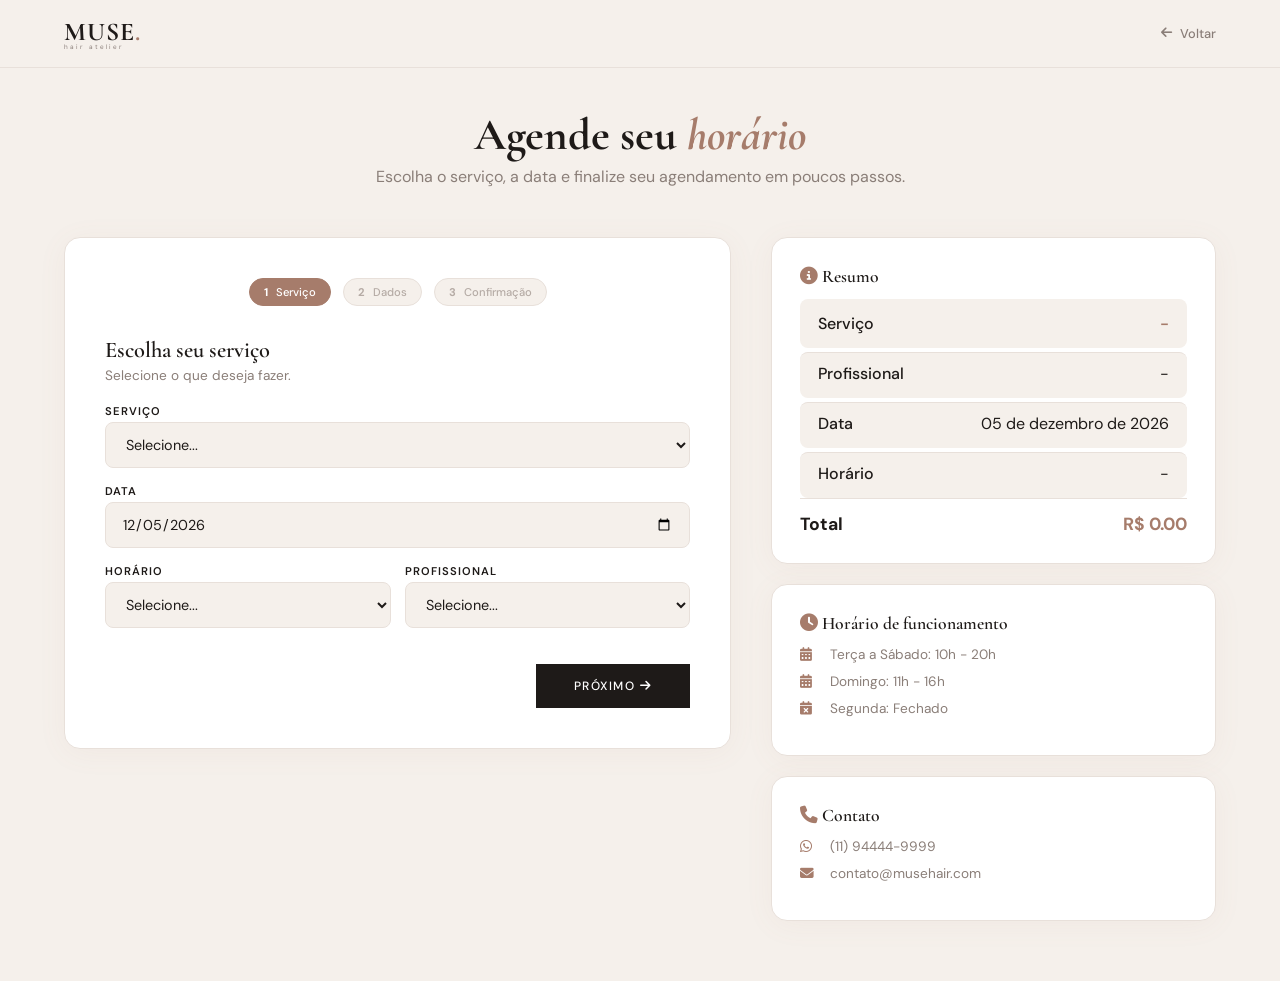
<file: agendamento.html>
<!DOCTYPE html>
<html lang="pt-BR">
<head>
    <meta charset="UTF-8" />
    <meta name="viewport" content="width=device-width, initial-scale=1.0" />
    <title>Agendamento · MUSE Hair Atelier</title>
    <link rel="preconnect" href="https://fonts.googleapis.com" />
    <link rel="preconnect" href="https://fonts.gstatic.com" crossorigin />
    <link href="https://fonts.googleapis.com/css2?family=DM+Sans:wght@300;400;500;700&family=Cormorant+Garamond:ital,wght@0,400;0,600;0,700;1,400&display=swap" rel="stylesheet" />
    <link rel="stylesheet" href="https://cdnjs.cloudflare.com/ajax/libs/font-awesome/6.4.0/css/all.min.css" />
    <style>
        * {
            margin: 0;
            padding: 0;
            box-sizing: border-box;
        }

        :root {
            --bg: #f5f0eb;
            --bg-card: #ffffff;
            --text: #1e1a18;
            --text-light: #8a7e78;
            --text-muted: #b5aba5;
            --primary: #a67c6b;
            --primary-light: #d4b8ad;
            --primary-dark: #7a5a4a;
            --gold: #c4a882;
            --gold-light: #e8d9cc;
            --border: #e8e0da;
            --shadow: 0 4px 30px rgba(166, 124, 107, 0.06);
            --shadow-hover: 0 12px 50px rgba(166, 124, 107, 0.10);
            --radius: 16px;
            --radius-sm: 8px;
            --transition: all 0.4s cubic-bezier(0.25, 0.46, 0.45, 0.94);
            --success: #5b8c5a;
            --success-light: #e8f5e9;
            --warning: #c9a87c;
            --danger: #c47a7a;
        }

        body {
            font-family: 'DM Sans', sans-serif;
            background: var(--bg);
            color: var(--text);
            min-height: 100vh;
        }

        ::selection {
            background: var(--primary);
            color: #fff;
        }

        a {
            text-decoration: none;
            color: inherit;
            transition: var(--transition);
        }
        ul {
            list-style: none;
        }
        img {
            max-width: 100%;
            display: block;
        }

        .container {
            max-width: 1200px;
            margin: 0 auto;
            padding: 0 24px;
        }

        /* HEADER */
        header {
            background: rgba(245, 240, 235, 0.95);
            backdrop-filter: blur(16px);
            border-bottom: 1px solid var(--border);
            padding: 16px 0;
            position: sticky;
            top: 0;
            z-index: 100;
        }

        .header-content {
            display: flex;
            justify-content: space-between;
            align-items: center;
        }

        .logo {
            font-family: 'Cormorant Garamond', serif;
            font-size: 1.6rem;
            font-weight: 700;
            color: var(--text);
            letter-spacing: 1px;
        }

        .logo span {
            color: var(--primary);
        }

        .logo small {
            font-family: 'DM Sans', sans-serif;
            font-size: 0.4rem;
            font-weight: 400;
            letter-spacing: 2px;
            color: var(--text-light);
            display: block;
            margin-top: -4px;
        }

        .back-link {
            color: var(--text-light);
            font-size: 0.8rem;
            font-weight: 500;
            display: flex;
            align-items: center;
            gap: 8px;
            transition: var(--transition);
        }

        .back-link:hover {
            color: var(--primary);
        }

        /* HERO */
        .page-hero {
            padding: 40px 0 30px;
            text-align: center;
        }

        .page-hero h1 {
            font-family: 'Cormorant Garamond', serif;
            font-size: 2.8rem;
            font-weight: 700;
            color: var(--text);
        }

        .page-hero h1 span {
            color: var(--primary);
            font-style: italic;
        }

        .page-hero p {
            color: var(--text-light);
            font-size: 1rem;
            margin-top: 4px;
        }

        /* FORM */
        .booking-section {
            padding: 20px 0 60px;
        }

        .booking-grid {
            display: grid;
            grid-template-columns: 1.2fr 0.8fr;
            gap: 40px;
            align-items: start;
        }

        .booking-form {
            background: var(--bg-card);
            padding: 40px;
            border-radius: var(--radius);
            border: 1px solid var(--border);
            box-shadow: var(--shadow);
        }

        .booking-form .step-indicator {
            display: flex;
            gap: 12px;
            margin-bottom: 30px;
            justify-content: center;
        }

        .booking-form .step-indicator .step {
            display: flex;
            align-items: center;
            gap: 8px;
            font-size: 0.7rem;
            font-weight: 500;
            color: var(--text-muted);
            padding: 6px 14px;
            border-radius: 50px;
            background: var(--bg);
            border: 1px solid var(--border);
            transition: var(--transition);
        }

        .booking-form .step-indicator .step.active {
            color: #fff;
            background: var(--primary);
            border-color: var(--primary);
        }

        .booking-form .step-indicator .step.done {
            color: #fff;
            background: var(--success);
            border-color: var(--success);
        }

        .booking-form .step-indicator .step .num {
            font-weight: 700;
        }

        .form-step {
            display: none;
            animation: fadeStep 0.4s ease forwards;
        }

        .form-step.active {
            display: block;
        }

        @keyframes fadeStep {
            from {
                opacity: 0;
                transform: translateY(15px);
            }
            to {
                opacity: 1;
                transform: translateY(0);
            }
        }

        .form-step h3 {
            font-family: 'Cormorant Garamond', serif;
            font-size: 1.4rem;
            font-weight: 600;
            margin-bottom: 4px;
        }

        .form-step .sub {
            color: var(--text-light);
            font-size: 0.85rem;
            margin-bottom: 20px;
        }

        .form-group {
            margin-bottom: 16px;
        }

        .form-group label {
            display: block;
            font-size: 0.7rem;
            font-weight: 600;
            text-transform: uppercase;
            letter-spacing: 1px;
            color: var(--text);
            margin-bottom: 4px;
        }

        .form-group input,
        .form-group select,
        .form-group textarea {
            width: 100%;
            padding: 12px 16px;
            border: 1px solid var(--border);
            border-radius: var(--radius-sm);
            font-family: 'DM Sans', sans-serif;
            font-size: 0.9rem;
            font-weight: 400;
            background: var(--bg);
            color: var(--text);
            transition: var(--transition);
        }

        .form-group input:focus,
        .form-group select:focus,
        .form-group textarea:focus {
            outline: none;
            border-color: var(--primary);
            box-shadow: 0 0 0 3px rgba(166, 124, 107, 0.08);
        }

        .form-group textarea {
            height: 80px;
            resize: vertical;
        }

        .form-row {
            display: grid;
            grid-template-columns: 1fr 1fr;
            gap: 14px;
        }

        .btn {
            display: inline-block;
            padding: 14px 38px;
            border-radius: 0;
            font-family: 'DM Sans', sans-serif;
            font-weight: 500;
            font-size: 0.75rem;
            text-transform: uppercase;
            letter-spacing: 1.5px;
            border: none;
            cursor: pointer;
            transition: var(--transition);
            text-align: center;
        }

        .btn-primary {
            background: var(--text);
            color: #fff;
        }

        .btn-primary:hover {
            background: var(--primary);
            transform: translateY(-2px);
        }

        .btn-primary:disabled {
            opacity: 0.5;
            cursor: not-allowed;
            transform: none;
        }

        .btn-outline {
            border: 1px solid var(--text);
            color: var(--text);
            background: transparent;
        }

        .btn-outline:hover {
            background: var(--text);
            color: #fff;
        }

        .btn-success {
            background: var(--success);
            color: #fff;
        }

        .btn-success:hover {
            background: var(--success);
            opacity: 0.85;
            transform: translateY(-2px);
        }

        .form-actions {
            display: flex;
            gap: 12px;
            margin-top: 20px;
            justify-content: space-between;
        }

        /* SIDEBAR */
        .booking-sidebar {
            display: flex;
            flex-direction: column;
            gap: 20px;
        }

        .sidebar-card {
            background: var(--bg-card);
            padding: 28px;
            border-radius: var(--radius);
            border: 1px solid var(--border);
            box-shadow: var(--shadow);
        }

        .sidebar-card h4 {
            font-family: 'Cormorant Garamond', serif;
            font-size: 1.1rem;
            font-weight: 600;
            margin-bottom: 12px;
        }

        .sidebar-card .info-item {
            display: flex;
            gap: 12px;
            margin-bottom: 10px;
            font-size: 0.85rem;
            color: var(--text-light);
        }

        .sidebar-card .info-item i {
            color: var(--primary);
            width: 18px;
            margin-top: 2px;
        }

        .sidebar-card .info-item strong {
            color: var(--text);
        }

        .service-preview {
            background: var(--bg);
            padding: 14px 18px;
            border-radius: var(--radius-sm);
            margin-top: 8px;
            display: flex;
            justify-content: space-between;
            align-items: center;
        }

        .service-preview .name {
            font-weight: 500;
        }

        .service-preview .price {
            color: var(--primary);
            font-weight: 600;
        }

        .summary-total {
            display: flex;
            justify-content: space-between;
            padding-top: 14px;
            border-top: 1px solid var(--border);
            font-weight: 700;
            font-size: 1.1rem;
        }

        /* CONFIRMATION */
        .confirmation-box {
            text-align: center;
            padding: 20px 0;
        }

        .confirmation-box .icon-big {
            font-size: 4rem;
            color: var(--success);
            margin-bottom: 16px;
        }

        .confirmation-box h3 {
            font-family: 'Cormorant Garamond', serif;
            font-size: 1.8rem;
            font-weight: 600;
        }

        .confirmation-box p {
            color: var(--text-light);
            margin: 8px 0 4px;
        }

        .confirmation-box .details {
            background: var(--bg);
            padding: 16px 20px;
            border-radius: var(--radius-sm);
            margin: 16px 0;
            text-align: left;
            font-size: 0.9rem;
        }

        .confirmation-box .details .row {
            display: flex;
            justify-content: space-between;
            padding: 6px 0;
            border-bottom: 1px solid var(--border);
        }

        .confirmation-box .details .row:last-child {
            border-bottom: none;
        }

        .confirmation-box .details .label {
            color: var(--text-light);
        }

        .confirmation-box .details .value {
            font-weight: 500;
        }

        /* RESPONSIVE */
        @media (max-width: 1024px) {
            .booking-grid {
                grid-template-columns: 1fr;
            }
        }

        @media (max-width: 768px) {
            .form-row {
                grid-template-columns: 1fr;
            }

            .booking-form {
                padding: 24px;
            }

            .booking-form .step-indicator {
                flex-wrap: wrap;
                justify-content: center;
            }

            .booking-form .step-indicator .step {
                font-size: 0.6rem;
                padding: 4px 12px;
            }

            .page-hero h1 {
                font-size: 2.2rem;
            }

            .form-actions {
                flex-direction: column;
            }

            .form-actions .btn {
                width: 100%;
            }

            .sidebar-card {
                padding: 20px;
            }
        }

        @media (max-width: 480px) {
            .container {
                padding: 0 16px;
            }

            .booking-form {
                padding: 18px;
            }

            .page-hero h1 {
                font-size: 1.8rem;
            }

            .confirmation-box .icon-big {
                font-size: 3rem;
            }
        }

        .hidden {
            display: none !important;
        }

        /* TOAST */
        .toast {
            position: fixed;
            bottom: 30px;
            right: 30px;
            background: var(--text);
            color: #fff;
            padding: 16px 24px;
            border-radius: var(--radius-sm);
            box-shadow: var(--shadow-hover);
            z-index: 999;
            opacity: 0;
            transform: translateY(20px);
            transition: all 0.4s ease;
            max-width: 360px;
        }

        .toast.show {
            opacity: 1;
            transform: translateY(0);
        }

        .toast .toast-title {
            font-weight: 600;
            font-size: 0.9rem;
        }

        .toast .toast-msg {
            font-size: 0.8rem;
            opacity: 0.8;
        }
    </style>
</head>
<body>

    <!-- HEADER -->
    <header>
        <div class="container header-content">
            <a href="index.html" class="logo">MUSE<span>.</span><small>hair atelier</small></a>
            <a href="index.html" class="back-link"><i class="fas fa-arrow-left"></i> Voltar</a>
        </div>
    </header>

    <!-- HERO -->
    <section class="page-hero">
        <div class="container">
            <h1>Agende seu <span>horário</span></h1>
            <p>Escolha o serviço, a data e finalize seu agendamento em poucos passos.</p>
        </div>
    </section>

    <!-- BOOKING -->
    <section class="booking-section">
        <div class="container">
            <div class="booking-grid">

                <!-- FORMULÁRIO -->
                <div class="booking-form" id="bookingForm">
                    <!-- Step Indicator -->
                    <div class="step-indicator">
                        <div class="step active" id="step1Indicator"><span class="num">1</span> Serviço</div>
                        <div class="step" id="step2Indicator"><span class="num">2</span> Dados</div>
                        <div class="step" id="step3Indicator"><span class="num">3</span> Confirmação</div>
                    </div>

                    <!-- STEP 1 - SERVIÇO -->
                    <div class="form-step active" id="step1">
                        <h3>Escolha seu serviço</h3>
                        <p class="sub">Selecione o que deseja fazer.</p>

                        <div class="form-group">
                            <label>Serviço</label>
                            <select id="serviceSelect">
                                <option value="">Selecione...</option>
                                <option value="Corte & Textura" data-price="55">Corte & Textura - R$ 55</option>
                                <option value="Coloração & Luzes" data-price="120">Coloração & Luzes - R$ 120</option>
                                <option value="Tratamento Orgânico" data-price="60">Tratamento Orgânico - R$ 60</option>
                                <option value="Pacote MUSE" data-price="190">Pacote MUSE - R$ 190</option>
                                <option value="Completo" data-price="250">Completo - R$ 250</option>
                            </select>
                        </div>

                        <div class="form-group">
                            <label>Data</label>
                            <input type="date" id="dateInput" min="2026-01-01" />
                        </div>

                        <div class="form-row">
                            <div class="form-group">
                                <label>Horário</label>
                                <select id="timeSelect">
                                    <option value="">Selecione...</option>
                                    <option value="09:00">09:00</option>
                                    <option value="10:00">10:00</option>
                                    <option value="11:00">11:00</option>
                                    <option value="12:00">12:00</option>
                                    <option value="13:00">13:00</option>
                                    <option value="14:00">14:00</option>
                                    <option value="15:00">15:00</option>
                                    <option value="16:00">16:00</option>
                                    <option value="17:00">17:00</option>
                                    <option value="18:00">18:00</option>
                                    <option value="19:00">19:00</option>
                                </select>
                            </div>
                            <div class="form-group">
                                <label>Profissional</label>
                                <select id="professionalSelect">
                                    <option value="">Selecione...</option>
                                    <option value="Ana Silva">Ana Silva</option>
                                    <option value="Carla Santos">Carla Santos</option>
                                    <option value="Mariana Costa">Mariana Costa</option>
                                    <option value="Juliana Lima">Juliana Lima</option>
                                </select>
                            </div>
                        </div>

                        <div class="form-actions">
                            <span></span>
                            <button class="btn btn-primary" onclick="goToStep(2)">Próximo <i class="fas fa-arrow-right"></i></button>
                        </div>
                    </div>

                    <!-- STEP 2 - DADOS -->
                    <div class="form-step" id="step2">
                        <h3>Seus dados</h3>
                        <p class="sub">Preencha com seus dados para confirmar o agendamento.</p>

                        <div class="form-row">
                            <div class="form-group">
                                <label>Nome completo</label>
                                <input type="text" id="clientName" placeholder="Seu nome" />
                            </div>
                            <div class="form-group">
                                <label>Telefone</label>
                                <input type="tel" id="clientPhone" placeholder="(11) 99999-9999" />
                            </div>
                        </div>

                        <div class="form-group">
                            <label>E-mail</label>
                            <input type="email" id="clientEmail" placeholder="seu@email.com" />
                        </div>

                        <div class="form-group">
                            <label>Observações</label>
                            <textarea id="clientObs" placeholder="Alguma observação? (opcional)"></textarea>
                        </div>

                        <div class="form-actions">
                            <button class="btn btn-outline" onclick="goToStep(1)"><i class="fas fa-arrow-left"></i> Voltar</button>
                            <button class="btn btn-primary" onclick="goToStep(3)">Revisar <i class="fas fa-arrow-right"></i></button>
                        </div>
                    </div>

                    <!-- STEP 3 - CONFIRMAÇÃO -->
                    <div class="form-step" id="step3">
                        <div class="confirmation-box" id="confirmationBox">
                            <div class="icon-big"><i class="fas fa-check-circle"></i></div>
                            <h3>Confirme seu agendamento</h3>
                            <p>Verifique os dados e confirme para finalizar.</p>

                            <div class="details" id="confirmationDetails">
                                <div class="row"><span class="label">Serviço</span><span class="value" id="confService">-</span></div>
                                <div class="row"><span class="label">Profissional</span><span class="value" id="confProfessional">-</span></div>
                                <div class="row"><span class="label">Data</span><span class="value" id="confDate">-</span></div>
                                <div class="row"><span class="label">Horário</span><span class="value" id="confTime">-</span></div>
                                <div class="row"><span class="label">Cliente</span><span class="value" id="confName">-</span></div>
                                <div class="row"><span class="label">Telefone</span><span class="value" id="confPhone">-</span></div>
                                <div class="row"><span class="label">E-mail</span><span class="value" id="confEmail">-</span></div>
                                <div class="row" style="border-bottom:none;font-weight:700;font-size:1.1rem;padding-top:10px;">
                                    <span class="label">Total</span>
                                    <span class="value" style="color:var(--primary);" id="confTotal">-</span>
                                </div>
                            </div>

                            <div class="form-actions" style="justify-content:center;">
                                <button class="btn btn-outline" onclick="goToStep(2)"><i class="fas fa-arrow-left"></i> Voltar</button>
                                <button class="btn btn-success" onclick="confirmBooking()"><i class="fas fa-check"></i> Confirmar Agendamento</button>
                            </div>
                        </div>

                        <!-- CONFIRMADO (hidden inicial) -->
                        <div class="confirmation-box hidden" id="successBox">
                            <div class="icon-big" style="color:var(--success);"><i class="fas fa-check-circle"></i></div>
                            <h3>Agendamento confirmado!</h3>
                            <p>Seu horário foi reservado com sucesso.</p>
                            <div class="details" style="background:var(--success-light);">
                                <p style="font-size:0.85rem;color:var(--text);">
                                    <i class="fas fa-calendar-check" style="color:var(--success);"></i>
                                    <strong id="successDate">-</strong> às <strong id="successTime">-</strong>
                                    <br />
                                    <span id="successService">-</span> com <span id="successProfessional">-</span>
                                </p>
                                <p style="font-size:0.75rem;color:var(--text-light);margin-top:8px;">
                                    Um e-mail de confirmação foi enviado para <strong id="successEmail">-</strong>
                                </p>
                            </div>
                            <div style="display:flex;gap:12px;justify-content:center;margin-top:16px;flex-wrap:wrap;">
                                <a href="index.html" class="btn btn-primary">Voltar ao site</a>
                                <a href="agendamento.html" class="btn btn-outline">Novo agendamento</a>
                            </div>
                        </div>
                    </div>
                </div>

                <!-- SIDEBAR -->
                <div class="booking-sidebar">
                    <div class="sidebar-card">
                        <h4><i class="fas fa-info-circle" style="color:var(--primary);"></i> Resumo</h4>
                        <div class="service-preview">
                            <span class="name">Serviço</span>
                            <span class="price" id="previewService">-</span>
                        </div>
                        <div class="service-preview" style="border-top:1px solid var(--border);padding-top:10px;margin-top:4px;">
                            <span class="name">Profissional</span>
                            <span class="price" id="previewProfessional" style="color:var(--text);font-weight:400;">-</span>
                        </div>
                        <div class="service-preview" style="border-top:1px solid var(--border);padding-top:10px;margin-top:4px;">
                            <span class="name">Data</span>
                            <span class="price" id="previewDate" style="color:var(--text);font-weight:400;">-</span>
                        </div>
                        <div class="service-preview" style="border-top:1px solid var(--border);padding-top:10px;margin-top:4px;">
                            <span class="name">Horário</span>
                            <span class="price" id="previewTime" style="color:var(--text);font-weight:400;">-</span>
                        </div>
                        <div class="summary-total">
                            <span>Total</span>
                            <span style="color:var(--primary);" id="previewTotal">R$ 0,00</span>
                        </div>
                    </div>

                    <div class="sidebar-card">
                        <h4><i class="fas fa-clock" style="color:var(--primary);"></i> Horário de funcionamento</h4>
                        <div class="info-item"><i class="fas fa-calendar-alt"></i> Terça a Sábado: 10h - 20h</div>
                        <div class="info-item"><i class="fas fa-calendar-alt"></i> Domingo: 11h - 16h</div>
                        <div class="info-item"><i class="fas fa-calendar-times"></i> Segunda: Fechado</div>
                    </div>

                    <div class="sidebar-card">
                        <h4><i class="fas fa-phone" style="color:var(--primary);"></i> Contato</h4>
                        <div class="info-item"><i class="fab fa-whatsapp"></i> (11) 94444-9999</div>
                        <div class="info-item"><i class="fas fa-envelope"></i> contato@musehair.com</div>
                    </div>
                </div>

            </div>
        </div>
    </section>

    <!-- TOAST -->
    <div class="toast" id="toast">
        <div class="toast-title" id="toastTitle">Sucesso!</div>
        <div class="toast-msg" id="toastMsg">Agendamento confirmado.</div>
    </div>

    <script>
        // ============================================
        // DADOS
        // ============================================
        let currentStep = 1;
        let bookingData = {};

        // ============================================
        // NAVEGAÇÃO ENTRE STEPS
        // ============================================
        function goToStep(step) {
            // Validação
            if (step === 2) {
                const service = document.getElementById('serviceSelect').value;
                const date = document.getElementById('dateInput').value;
                const time = document.getElementById('timeSelect').value;
                const prof = document.getElementById('professionalSelect').value;

                if (!service || !date || !time || !prof) {
                    showToast('Atenção', 'Preencha todos os campos do serviço.');
                    return;
                }

                // Salva dados do step 1
                bookingData.service = service;
                bookingData.price = document.getElementById('serviceSelect').selectedOptions[0].dataset.price;
                bookingData.date = date;
                bookingData.time = time;
                bookingData.professional = prof;

                updatePreview();
            }

            if (step === 3) {
                const name = document.getElementById('clientName').value.trim();
                const phone = document.getElementById('clientPhone').value.trim();
                const email = document.getElementById('clientEmail').value.trim();

                if (!name || !phone || !email) {
                    showToast('Atenção', 'Preencha todos os dados pessoais.');
                    return;
                }

                bookingData.name = name;
                bookingData.phone = phone;
                bookingData.email = email;
                bookingData.obs = document.getElementById('clientObs').value.trim();

                updateConfirmation();
            }

            // Muda steps
            document.querySelectorAll('.form-step').forEach(el => el.classList.remove('active'));
            document.getElementById('step' + step).classList.add('active');

            // Atualiza indicadores
            document.querySelectorAll('.step-indicator .step').forEach(el => {
                el.classList.remove('active', 'done');
            });

            for (let i = 1; i <= 3; i++) {
                const indicator = document.getElementById('step' + i + 'Indicator');
                if (i < step) indicator.classList.add('done');
                if (i === step) indicator.classList.add('active');
            }

            currentStep = step;
            window.scrollTo({ top: 0, behavior: 'smooth' });
        }

        // ============================================
        // ATUALIZA PREVIEW
        // ============================================
        function updatePreview() {
            const service = bookingData.service || '-';
            const price = bookingData.price ? 'R$ ' + parseInt(bookingData.price).toFixed(2) : '-';
            const prof = bookingData.professional || '-';
            const date = bookingData.date ? formatDate(bookingData.date) : '-';
            const time = bookingData.time || '-';

            document.getElementById('previewService').textContent = service;
            document.getElementById('previewProfessional').textContent = prof;
            document.getElementById('previewDate').textContent = date;
            document.getElementById('previewTime').textContent = time;
            document.getElementById('previewTotal').textContent = price;
        }

        // ============================================
        // ATUALIZA CONFIRMAÇÃO
        // ============================================
        function updateConfirmation() {
            document.getElementById('confService').textContent = bookingData.service || '-';
            document.getElementById('confProfessional').textContent = bookingData.professional || '-';
            document.getElementById('confDate').textContent = formatDate(bookingData.date) || '-';
            document.getElementById('confTime').textContent = bookingData.time || '-';
            document.getElementById('confName').textContent = bookingData.name || '-';
            document.getElementById('confPhone').textContent = bookingData.phone || '-';
            document.getElementById('confEmail').textContent = bookingData.email || '-';
            document.getElementById('confTotal').textContent = bookingData.price ? 'R$ ' + parseInt(bookingData.price)
                .toFixed(2) : '-';
        }

        // ============================================
        // FORMATAR DATA
        // ============================================
        function formatDate(dateStr) {
            if (!dateStr) return '-';
            const d = new Date(dateStr + 'T00:00:00');
            return d.toLocaleDateString('pt-BR', { day: '2-digit', month: 'long', year: 'numeric' });
        }

        // ============================================
        // CONFIRMAR AGENDAMENTO
        // ============================================
        function confirmBooking() {
            // Mostra loading no botão
            const btn = document.querySelector('.btn-success');
            const originalText = btn.innerHTML;
            btn.innerHTML = '<i class="fas fa-spinner fa-spin"></i> Confirmando...';
            btn.disabled = true;

            // Simula envio
            setTimeout(() => {
                // Esconde a confirmação e mostra sucesso
                document.getElementById('confirmationBox').classList.add('hidden');
                document.getElementById('successBox').classList.remove('hidden');

                // Preenche dados do sucesso
                document.getElementById('successDate').textContent = formatDate(bookingData.date);
                document.getElementById('successTime').textContent = bookingData.time;
                document.getElementById('successService').textContent = bookingData.service;
                document.getElementById('successProfessional').textContent = bookingData.professional;
                document.getElementById('successEmail').textContent = bookingData.email;

                // Atualiza indicador
                document.querySelectorAll('.step-indicator .step').forEach(el => el.classList.remove('active', 'done'));
                document.getElementById('step3Indicator').classList.add('done');

                showToast('✅ Agendamento confirmado!', 'Um e-mail foi enviado para ' + bookingData.email);

                btn.innerHTML = originalText;
                btn.disabled = false;

                // Scroll para o topo
                window.scrollTo({ top: 0, behavior: 'smooth' });
            }, 1500);
        }

        // ============================================
        // TOAST
        // ============================================
        function showToast(title, msg) {
            const toast = document.getElementById('toast');
            document.getElementById('toastTitle').textContent = title;
            document.getElementById('toastMsg').textContent = msg;
            toast.classList.add('show');

            clearTimeout(toast._timeout);
            toast._timeout = setTimeout(() => {
                toast.classList.remove('show');
            }, 4000);
        }

        // ============================================
        // ATUALIZA PREVIEW EM TEMPO REAL
        // ============================================
        document.getElementById('serviceSelect').addEventListener('change', updatePreviewFromForm);
        document.getElementById('professionalSelect').addEventListener('change', updatePreviewFromForm);
        document.getElementById('dateInput').addEventListener('change', updatePreviewFromForm);
        document.getElementById('timeSelect').addEventListener('change', updatePreviewFromForm);

        function updatePreviewFromForm() {
            const service = document.getElementById('serviceSelect').value || '-';
            const price = document.getElementById('serviceSelect').selectedOptions[0]?.dataset?.price || '0';
            const prof = document.getElementById('professionalSelect').value || '-';
            const date = document.getElementById('dateInput').value ? formatDate(document.getElementById('dateInput')
                .value) : '-';
            const time = document.getElementById('timeSelect').value || '-';

            document.getElementById('previewService').textContent = service;
            document.getElementById('previewProfessional').textContent = prof;
            document.getElementById('previewDate').textContent = date;
            document.getElementById('previewTime').textContent = time;
            document.getElementById('previewTotal').textContent = price ? 'R$ ' + parseInt(price).toFixed(2) : 'R$ 0,00';

            // Atualiza bookingData para o preview
            bookingData.service = service;
            bookingData.price = price;
            bookingData.professional = prof;
            bookingData.date = document.getElementById('dateInput').value;
            bookingData.time = time;
        }

        // ============================================
        // DATA MÍNIMA
        // ============================================
        document.addEventListener('DOMContentLoaded', function() {
            const today = new Date();
            const minDate = today.toISOString().split('T')[0];
            document.getElementById('dateInput').setAttribute('min', minDate);

            // Pré-preenche data com amanhã
            const tomorrow = new Date(today);
            tomorrow.setDate(tomorrow.getDate() + 1);
            document.getElementById('dateInput').value = tomorrow.toISOString().split('T')[0];
            updatePreviewFromForm();
        });

        console.log('📅 MUSE Hair Atelier - Sistema de agendamento carregado!');
    </script>

</body>
</html>
</file>
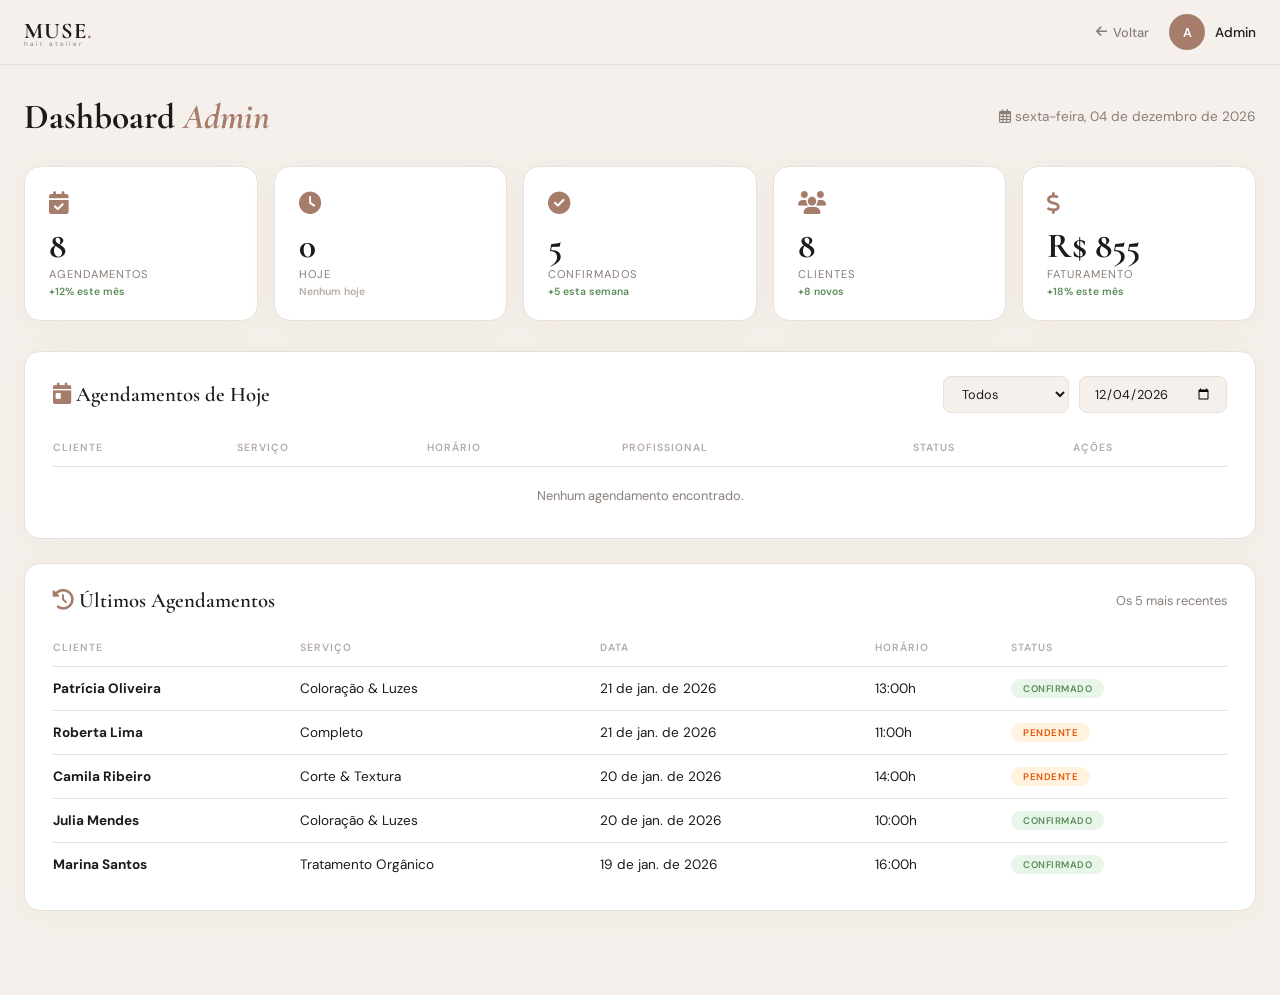
<file: sistema.html>
<!DOCTYPE html>
<html lang="pt-BR">
<head>
    <meta charset="UTF-8" />
    <meta name="viewport" content="width=device-width, initial-scale=1.0" />
    <title>Dashboard · MUSE Hair Atelier</title>
    <link rel="preconnect" href="https://fonts.googleapis.com" />
    <link rel="preconnect" href="https://fonts.gstatic.com" crossorigin />
    <link href="https://fonts.googleapis.com/css2?family=DM+Sans:wght@300;400;500;700&family=Cormorant+Garamond:ital,wght@0,400;0,600;0,700;1,400&display=swap" rel="stylesheet" />
    <link rel="stylesheet" href="https://cdnjs.cloudflare.com/ajax/libs/font-awesome/6.4.0/css/all.min.css" />
    <style>
        * {
            margin: 0;
            padding: 0;
            box-sizing: border-box;
        }

        :root {
            --bg: #f5f0eb;
            --bg-card: #ffffff;
            --text: #1e1a18;
            --text-light: #8a7e78;
            --text-muted: #b5aba5;
            --primary: #a67c6b;
            --primary-light: #d4b8ad;
            --primary-dark: #7a5a4a;
            --gold: #c4a882;
            --gold-light: #e8d9cc;
            --border: #e8e0da;
            --shadow: 0 4px 30px rgba(166, 124, 107, 0.06);
            --shadow-hover: 0 12px 50px rgba(166, 124, 107, 0.10);
            --radius: 16px;
            --radius-sm: 8px;
            --transition: all 0.4s cubic-bezier(0.25, 0.46, 0.45, 0.94);
            --success: #5b8c5a;
            --success-light: #e8f5e9;
            --warning: #c9a87c;
            --danger: #c47a7a;
            --danger-light: #fce4ec;
        }

        body {
            font-family: 'DM Sans', sans-serif;
            background: var(--bg);
            color: var(--text);
            min-height: 100vh;
        }

        ::selection {
            background: var(--primary);
            color: #fff;
        }

        a {
            text-decoration: none;
            color: inherit;
            transition: var(--transition);
        }
        ul {
            list-style: none;
        }

        .container {
            max-width: 1400px;
            margin: 0 auto;
            padding: 0 24px;
        }

        /* HEADER */
        header {
            background: rgba(245, 240, 235, 0.95);
            backdrop-filter: blur(16px);
            border-bottom: 1px solid var(--border);
            padding: 14px 0;
            position: sticky;
            top: 0;
            z-index: 100;
        }

        .header-content {
            display: flex;
            justify-content: space-between;
            align-items: center;
        }

        .logo {
            font-family: 'Cormorant Garamond', serif;
            font-size: 1.4rem;
            font-weight: 700;
            color: var(--text);
            letter-spacing: 1px;
        }

        .logo span {
            color: var(--primary);
        }

        .logo small {
            font-family: 'DM Sans', sans-serif;
            font-size: 0.4rem;
            font-weight: 400;
            letter-spacing: 2px;
            color: var(--text-light);
            display: block;
            margin-top: -4px;
        }

        .header-actions {
            display: flex;
            align-items: center;
            gap: 20px;
        }

        .header-actions .user {
            display: flex;
            align-items: center;
            gap: 10px;
            font-size: 0.85rem;
            font-weight: 500;
        }

        .header-actions .user .avatar {
            width: 36px;
            height: 36px;
            border-radius: 50%;
            background: var(--primary);
            color: #fff;
            display: flex;
            align-items: center;
            justify-content: center;
            font-weight: 600;
            font-size: 0.8rem;
        }

        .header-actions .back-link {
            color: var(--text-light);
            font-size: 0.8rem;
            font-weight: 500;
            display: flex;
            align-items: center;
            gap: 6px;
            transition: var(--transition);
        }

        .header-actions .back-link:hover {
            color: var(--primary);
        }

        /* DASHBOARD */
        .dashboard {
            padding: 30px 0 60px;
        }

        .dashboard-header {
            display: flex;
            justify-content: space-between;
            align-items: center;
            flex-wrap: wrap;
            gap: 16px;
            margin-bottom: 28px;
        }

        .dashboard-header h1 {
            font-family: 'Cormorant Garamond', serif;
            font-size: 2.2rem;
            font-weight: 700;
        }

        .dashboard-header h1 span {
            color: var(--primary);
            font-style: italic;
        }

        .dashboard-header .date {
            color: var(--text-light);
            font-size: 0.85rem;
        }

        /* STATS */
        .stats-grid {
            display: grid;
            grid-template-columns: repeat(auto-fit, minmax(200px, 1fr));
            gap: 16px;
            margin-bottom: 30px;
        }

        .stat-card {
            background: var(--bg-card);
            padding: 22px 24px;
            border-radius: var(--radius);
            border: 1px solid var(--border);
            box-shadow: var(--shadow);
            transition: var(--transition);
        }

        .stat-card:hover {
            transform: translateY(-3px);
            box-shadow: var(--shadow-hover);
        }

        .stat-card .stat-icon {
            font-size: 1.4rem;
            color: var(--primary);
            margin-bottom: 6px;
        }

        .stat-card .stat-number {
            font-family: 'Cormorant Garamond', serif;
            font-size: 2.2rem;
            font-weight: 700;
            color: var(--text);
        }

        .stat-card .stat-label {
            font-size: 0.7rem;
            text-transform: uppercase;
            letter-spacing: 1px;
            color: var(--text-light);
        }

        .stat-card .stat-change {
            font-size: 0.65rem;
            font-weight: 600;
            margin-top: 4px;
        }

        .stat-card .stat-change.up {
            color: var(--success);
        }
        .stat-card .stat-change.down {
            color: var(--danger);
        }

        /* TABLES */
        .section-card {
            background: var(--bg-card);
            border-radius: var(--radius);
            border: 1px solid var(--border);
            padding: 24px 28px;
            margin-bottom: 24px;
            box-shadow: var(--shadow);
        }

        .section-card .section-header {
            display: flex;
            justify-content: space-between;
            align-items: center;
            flex-wrap: wrap;
            gap: 12px;
            margin-bottom: 16px;
        }

        .section-card .section-header h3 {
            font-family: 'Cormorant Garamond', serif;
            font-size: 1.3rem;
            font-weight: 600;
        }

        .section-card .section-header .filters {
            display: flex;
            gap: 10px;
            flex-wrap: wrap;
        }

        .section-card .section-header .filters select,
        .section-card .section-header .filters input {
            padding: 8px 14px;
            border: 1px solid var(--border);
            border-radius: var(--radius-sm);
            font-family: 'DM Sans', sans-serif;
            font-size: 0.8rem;
            background: var(--bg);
            color: var(--text);
            transition: var(--transition);
        }

        .section-card .section-header .filters select:focus,
        .section-card .section-header .filters input:focus {
            outline: none;
            border-color: var(--primary);
        }

        /* Tabela */
        .table-wrapper {
            overflow-x: auto;
        }

        table {
            width: 100%;
            border-collapse: collapse;
            font-size: 0.85rem;
        }

        table th {
            text-align: left;
            padding: 12px 12px 12px 0;
            font-weight: 600;
            font-size: 0.65rem;
            text-transform: uppercase;
            letter-spacing: 1px;
            color: var(--text-muted);
            border-bottom: 1px solid var(--border);
        }

        table td {
            padding: 12px 12px 12px 0;
            border-bottom: 1px solid var(--border);
            vertical-align: middle;
        }

        table tr:last-child td {
            border-bottom: none;
        }

        table tr:hover td {
            background: rgba(166, 124, 107, 0.02);
        }

        .status-badge {
            display: inline-block;
            padding: 3px 12px;
            border-radius: 50px;
            font-size: 0.6rem;
            font-weight: 600;
            text-transform: uppercase;
            letter-spacing: 0.5px;
        }

        .status-badge.confirmed {
            background: var(--success-light);
            color: var(--success);
        }

        .status-badge.pending {
            background: #fff3e0;
            color: #e65100;
        }

        .status-badge.canceled {
            background: var(--danger-light);
            color: var(--danger);
        }

        .status-badge.completed {
            background: #e3f2fd;
            color: #0d47a1;
        }

        .btn-action {
            padding: 4px 12px;
            border: none;
            border-radius: var(--radius-sm);
            font-size: 0.6rem;
            font-weight: 600;
            cursor: pointer;
            transition: var(--transition);
            font-family: 'DM Sans', sans-serif;
            text-transform: uppercase;
            letter-spacing: 0.5px;
        }

        .btn-action.confirm {
            background: var(--success);
            color: #fff;
        }
        .btn-action.confirm:hover {
            opacity: 0.8;
        }
        .btn-action.cancel {
            background: var(--danger);
            color: #fff;
        }
        .btn-action.cancel:hover {
            opacity: 0.8;
        }
        .btn-action.edit {
            background: var(--primary);
            color: #fff;
        }
        .btn-action.edit:hover {
            opacity: 0.8;
        }

        .btn-action-sm {
            padding: 2px 10px;
            font-size: 0.55rem;
        }

        /* TOAST */
        .toast {
            position: fixed;
            bottom: 30px;
            right: 30px;
            background: var(--text);
            color: #fff;
            padding: 16px 24px;
            border-radius: var(--radius-sm);
            box-shadow: var(--shadow-hover);
            z-index: 999;
            opacity: 0;
            transform: translateY(20px);
            transition: all 0.4s ease;
            max-width: 360px;
        }

        .toast.show {
            opacity: 1;
            transform: translateY(0);
        }

        .toast .toast-title {
            font-weight: 600;
            font-size: 0.9rem;
        }

        .toast .toast-msg {
            font-size: 0.8rem;
            opacity: 0.8;
        }

        /* RESPONSIVE */
        @media (max-width: 768px) {
            .container {
                padding: 0 16px;
            }

            .dashboard-header h1 {
                font-size: 1.8rem;
            }

            .stats-grid {
                grid-template-columns: repeat(2, 1fr);
            }

            .section-card {
                padding: 18px;
            }

            .section-card .section-header {
                flex-direction: column;
                align-items: stretch;
            }

            .section-card .section-header .filters {
                flex-direction: column;
            }

            table {
                font-size: 0.75rem;
            }

            table th,
            table td {
                padding: 8px 8px 8px 0;
            }

            .header-actions .user span {
                display: none;
            }

            .stat-card .stat-number {
                font-size: 1.8rem;
            }
        }

        @media (max-width: 480px) {
            .stats-grid {
                grid-template-columns: 1fr 1fr;
                gap: 10px;
            }

            .stat-card {
                padding: 16px;
            }

            .stat-card .stat-number {
                font-size: 1.4rem;
            }

            .stat-card .stat-label {
                font-size: 0.55rem;
            }
        }

        /* Animações */
        .fade-in {
            animation: fadeIn 0.5s ease forwards;
        }

        @keyframes fadeIn {
            from {
                opacity: 0;
                transform: translateY(10px);
            }
            to {
                opacity: 1;
                transform: translateY(0);
            }
        }

        .hidden {
            display: none !important;
        }
    </style>
</head>
<body>

    <!-- HEADER -->
    <header>
        <div class="container header-content">
            <a href="index.html" class="logo">MUSE<span>.</span><small>hair atelier</small></a>
            <div class="header-actions">
                <a href="index.html" class="back-link"><i class="fas fa-arrow-left"></i> Voltar</a>
                <div class="user">
                    <div class="avatar">A</div>
                    <span>Admin</span>
                </div>
            </div>
        </div>
    </header>

    <!-- DASHBOARD -->
    <section class="dashboard">
        <div class="container">

            <!-- Header -->
            <div class="dashboard-header">
                <h1>Dashboard <span>Admin</span></h1>
                <span class="date"><i class="far fa-calendar-alt"></i> <span id="currentDate"></span></span>
            </div>

            <!-- Stats -->
            <div class="stats-grid">
                <div class="stat-card fade-in">
                    <div class="stat-icon"><i class="fas fa-calendar-check"></i></div>
                    <div class="stat-number" id="totalBookings">0</div>
                    <div class="stat-label">Agendamentos</div>
                    <div class="stat-change up">+12% este mês</div>
                </div>
                <div class="stat-card fade-in delay-1">
                    <div class="stat-icon"><i class="fas fa-clock"></i></div>
                    <div class="stat-number" id="todayBookings">0</div>
                    <div class="stat-label">Hoje</div>
                    <div class="stat-change" id="todayStatus">-</div>
                </div>
                <div class="stat-card fade-in delay-2">
                    <div class="stat-icon"><i class="fas fa-check-circle"></i></div>
                    <div class="stat-number" id="confirmedBookings">0</div>
                    <div class="stat-label">Confirmados</div>
                    <div class="stat-change up">+5 esta semana</div>
                </div>
                <div class="stat-card fade-in delay-3">
                    <div class="stat-icon"><i class="fas fa-users"></i></div>
                    <div class="stat-number" id="totalClients">0</div>
                    <div class="stat-label">Clientes</div>
                    <div class="stat-change up">+8 novos</div>
                </div>
                <div class="stat-card fade-in delay-4">
                    <div class="stat-icon"><i class="fas fa-dollar-sign"></i></div>
                    <div class="stat-number" id="totalRevenue">R$ 0</div>
                    <div class="stat-label">Faturamento</div>
                    <div class="stat-change up">+18% este mês</div>
                </div>
            </div>

            <!-- Agendamentos de Hoje -->
            <div class="section-card">
                <div class="section-header">
                    <h3><i class="fas fa-calendar-day" style="color:var(--primary);"></i> Agendamentos de Hoje</h3>
                    <div class="filters">
                        <select id="filterStatus">
                            <option value="all">Todos</option>
                            <option value="confirmed">Confirmados</option>
                            <option value="pending">Pendentes</option>
                            <option value="completed">Concluídos</option>
                            <option value="canceled">Cancelados</option>
                        </select>
                        <input type="date" id="filterDate" />
                    </div>
                </div>
                <div class="table-wrapper">
                    <table>
                        <thead>
                            <tr>
                                <th>Cliente</th>
                                <th>Serviço</th>
                                <th>Horário</th>
                                <th>Profissional</th>
                                <th>Status</th>
                                <th>Ações</th>
                            </tr>
                        </thead>
                        <tbody id="bookingsTableBody">
                            <!-- Dinâmico via JS -->
                        </tbody>
                    </table>
                </div>
                <div style="text-align:center;padding:20px 0 10px;color:var(--text-light);font-size:0.8rem;" id="noBookings">
                    Nenhum agendamento encontrado.
                </div>
            </div>

            <!-- Últimos Agendamentos -->
            <div class="section-card">
                <div class="section-header">
                    <h3><i class="fas fa-history" style="color:var(--primary);"></i> Últimos Agendamentos</h3>
                    <span style="font-size:0.8rem;color:var(--text-light);">Os 5 mais recentes</span>
                </div>
                <div class="table-wrapper">
                    <table>
                        <thead>
                            <tr>
                                <th>Cliente</th>
                                <th>Serviço</th>
                                <th>Data</th>
                                <th>Horário</th>
                                <th>Status</th>
                            </tr>
                        </thead>
                        <tbody id="recentTableBody">
                            <!-- Dinâmico via JS -->
                        </tbody>
                    </table>
                </div>
            </div>

        </div>
    </section>

    <!-- TOAST -->
    <div class="toast" id="toast">
        <div class="toast-title" id="toastTitle">Sucesso!</div>
        <div class="toast-msg" id="toastMsg">Ação realizada com sucesso.</div>
    </div>

    <script>
        // ============================================
        // DADOS MOCK
        // ============================================
        let bookings = [{
            id: 1,
            client: 'Julia Mendes',
            service: 'Coloração & Luzes',
            date: '2026-01-20',
            time: '10:00',
            professional: 'Ana Silva',
            status: 'confirmed',
            price: 120,
            phone: '(11) 98888-1111',
            email: 'julia@email.com'
        }, {
            id: 2,
            client: 'Camila Ribeiro',
            service: 'Corte & Textura',
            date: '2026-01-20',
            time: '14:00',
            professional: 'Carla Santos',
            status: 'pending',
            price: 55,
            phone: '(11) 97777-2222',
            email: 'camila@email.com'
        }, {
            id: 3,
            client: 'Ana Paula',
            service: 'Pacote MUSE',
            date: '2026-01-19',
            time: '09:00',
            professional: 'Mariana Costa',
            status: 'completed',
            price: 190,
            phone: '(11) 96666-3333',
            email: 'ana@email.com'
        }, {
            id: 4,
            client: 'Marina Santos',
            service: 'Tratamento Orgânico',
            date: '2026-01-19',
            time: '16:00',
            professional: 'Juliana Lima',
            status: 'confirmed',
            price: 60,
            phone: '(11) 95555-4444',
            email: 'marina@email.com'
        }, {
            id: 5,
            client: 'Roberta Lima',
            service: 'Completo',
            date: '2026-01-21',
            time: '11:00',
            professional: 'Ana Silva',
            status: 'pending',
            price: 250,
            phone: '(11) 94444-5555',
            email: 'roberta@email.com'
        }, {
            id: 6,
            client: 'Fernanda Costa',
            service: 'Corte & Textura',
            date: '2026-01-18',
            time: '15:00',
            professional: 'Carla Santos',
            status: 'canceled',
            price: 55,
            phone: '(11) 93333-6666',
            email: 'fernanda@email.com'
        }, {
            id: 7,
            client: 'Patrícia Oliveira',
            service: 'Coloração & Luzes',
            date: '2026-01-21',
            time: '13:00',
            professional: 'Mariana Costa',
            status: 'confirmed',
            price: 120,
            phone: '(11) 92222-7777',
            email: 'patricia@email.com'
        }, {
            id: 8,
            client: 'Luciana Ferreira',
            service: 'Tratamento Orgânico',
            date: '2026-01-17',
            time: '10:00',
            professional: 'Juliana Lima',
            status: 'completed',
            price: 60,
            phone: '(11) 91111-8888',
            email: 'luciana@email.com'
        }];

        // ============================================
        // FUNÇÕES
        // ============================================
        function formatDateBR(dateStr) {
            if (!dateStr) return '-';
            const d = new Date(dateStr + 'T00:00:00');
            return d.toLocaleDateString('pt-BR', { day: '2-digit', month: 'short', year: 'numeric' });
        }

        function getStatusBadge(status) {
            const labels = {
                confirmed: 'Confirmado',
                pending: 'Pendente',
                completed: 'Concluído',
                canceled: 'Cancelado'
            };
            return `<span class="status-badge ${status}">${labels[status] || status}</span>`;
        }

        function getStatusActions(booking) {
            if (booking.status === 'canceled') return '';
            if (booking.status === 'completed') return '';

            let html = '';
            if (booking.status === 'pending') {
                html += `<button class="btn-action confirm btn-action-sm" onclick="updateStatus(${booking.id}, 'confirmed')">Confirmar</button> `;
            }
            if (booking.status === 'confirmed') {
                html +=
                `<button class="btn-action edit btn-action-sm" onclick="updateStatus(${booking.id}, 'completed')">Concluir</button> `;
            }
            html += `<button class="btn-action cancel btn-action-sm" onclick="updateStatus(${booking.id}, 'canceled')">Cancelar</button>`;
            return html;
        }

        // ============================================
        // RENDER TABELAS
        // ============================================
        function renderBookings() {
            const filterStatus = document.getElementById('filterStatus').value;
            const filterDate = document.getElementById('filterDate').value;

            let filtered = bookings;

            if (filterStatus !== 'all') {
                filtered = filtered.filter(b => b.status === filterStatus);
            }

            if (filterDate) {
                filtered = filtered.filter(b => b.date === filterDate);
            }

            // Ordena por data/horário
            filtered.sort((a, b) => {
                if (a.date !== b.date) return a.date.localeCompare(b.date);
                return a.time.localeCompare(b.time);
            });

            const tbody = document.getElementById('bookingsTableBody');
            const noMsg = document.getElementById('noBookings');

            if (filtered.length === 0) {
                tbody.innerHTML = '';
                noMsg.style.display = 'block';
                return;
            }

            noMsg.style.display = 'none';

            tbody.innerHTML = filtered.map(b => `
                    <tr>
                        <td><strong>${b.client}</strong></td>
                        <td>${b.service}</td>
                        <td>${b.time}h</td>
                        <td>${b.professional}</td>
                        <td>${getStatusBadge(b.status)}</td>
                        <td>${getStatusActions(b)}</td>
                    </tr>
                `).join('');
        }

        function renderRecent() {
            const sorted = [...bookings].sort((a, b) => {
                if (a.date !== b.date) return b.date.localeCompare(a.date);
                return b.time.localeCompare(a.time);
            }).slice(0, 5);

            const tbody = document.getElementById('recentTableBody');

            if (sorted.length === 0) {
                tbody.innerHTML =
                '<tr><td colspan="5" style="text-align:center;color:var(--text-light);padding:20px 0;">Nenhum agendamento recente.</td></tr>';
                return;
            }

            tbody.innerHTML = sorted.map(b => `
                    <tr>
                        <td><strong>${b.client}</strong></td>
                        <td>${b.service}</td>
                        <td>${formatDateBR(b.date)}</td>
                        <td>${b.time}h</td>
                        <td>${getStatusBadge(b.status)}</td>
                    </tr>
                `).join('');
        }

        // ============================================
        // ATUALIZAR ESTATÍSTICAS
        // ============================================
        function updateStats() {
            const total = bookings.length;
            const today = new Date().toISOString().split('T')[0];
            const todayBookings = bookings.filter(b => b.date === today);
            const confirmed = bookings.filter(b => b.status === 'confirmed' || b.status === 'completed');

            const uniqueClients = [...new Set(bookings.map(b => b.client))];
            const revenue = bookings.filter(b => b.status !== 'canceled').reduce((sum, b) => sum + (b.price || 0), 0);

            document.getElementById('totalBookings').textContent = total;
            document.getElementById('todayBookings').textContent = todayBookings.length;
            document.getElementById('confirmedBookings').textContent = confirmed.length;
            document.getElementById('totalClients').textContent = uniqueClients.length;
            document.getElementById('totalRevenue').textContent = 'R$ ' + revenue.toFixed(0);

            const todayStatus = document.getElementById('todayStatus');
            if (todayBookings.length > 0) {
                todayStatus.textContent = todayBookings.length + ' agendamento(s)';
                todayStatus.className = 'stat-change up';
            } else {
                todayStatus.textContent = 'Nenhum hoje';
                todayStatus.className = 'stat-change';
                todayStatus.style.color = 'var(--text-muted)';
            }
        }

        // ============================================
        // ATUALIZAR STATUS
        // ============================================
        function updateStatus(id, newStatus) {
            const booking = bookings.find(b => b.id === id);
            if (!booking) return;

            const oldStatus = booking.status;
            booking.status = newStatus;

            showToast(
                'Status atualizado',
                `${booking.client} - ${oldStatus} → ${newStatus}`
            );

            renderBookings();
            renderRecent();
            updateStats();
        }

        // ============================================
        // TOAST
        // ============================================
        function showToast(title, msg) {
            const toast = document.getElementById('toast');
            document.getElementById('toastTitle').textContent = title;
            document.getElementById('toastMsg').textContent = msg;
            toast.classList.add('show');

            clearTimeout(toast._timeout);
            toast._timeout = setTimeout(() => {
                toast.classList.remove('show');
            }, 4000);
        }

        // ============================================
        // DATA ATUAL
        // ============================================
        function updateCurrentDate() {
            const now = new Date();
            document.getElementById('currentDate').textContent = now.toLocaleDateString('pt-BR', {
                weekday: 'long',
                day: '2-digit',
                month: 'long',
                year: 'numeric'
            });
        }

        // ============================================
        // FILTROS
        // ============================================
        document.getElementById('filterStatus').addEventListener('change', renderBookings);
        document.getElementById('filterDate').addEventListener('change', renderBookings);

        // ============================================
        // INIT
        // ============================================
        document.addEventListener('DOMContentLoaded', function() {
            // Data padrão no filtro = hoje
            const today = new Date().toISOString().split('T')[0];
            document.getElementById('filterDate').value = today;

            updateCurrentDate();
            renderBookings();
            renderRecent();
            updateStats();

            console.log('📊 MUSE Hair Atelier - Dashboard carregado com ' + bookings.length + ' agendamentos!');
        });
    </script>

</body>
</html>
</file>
